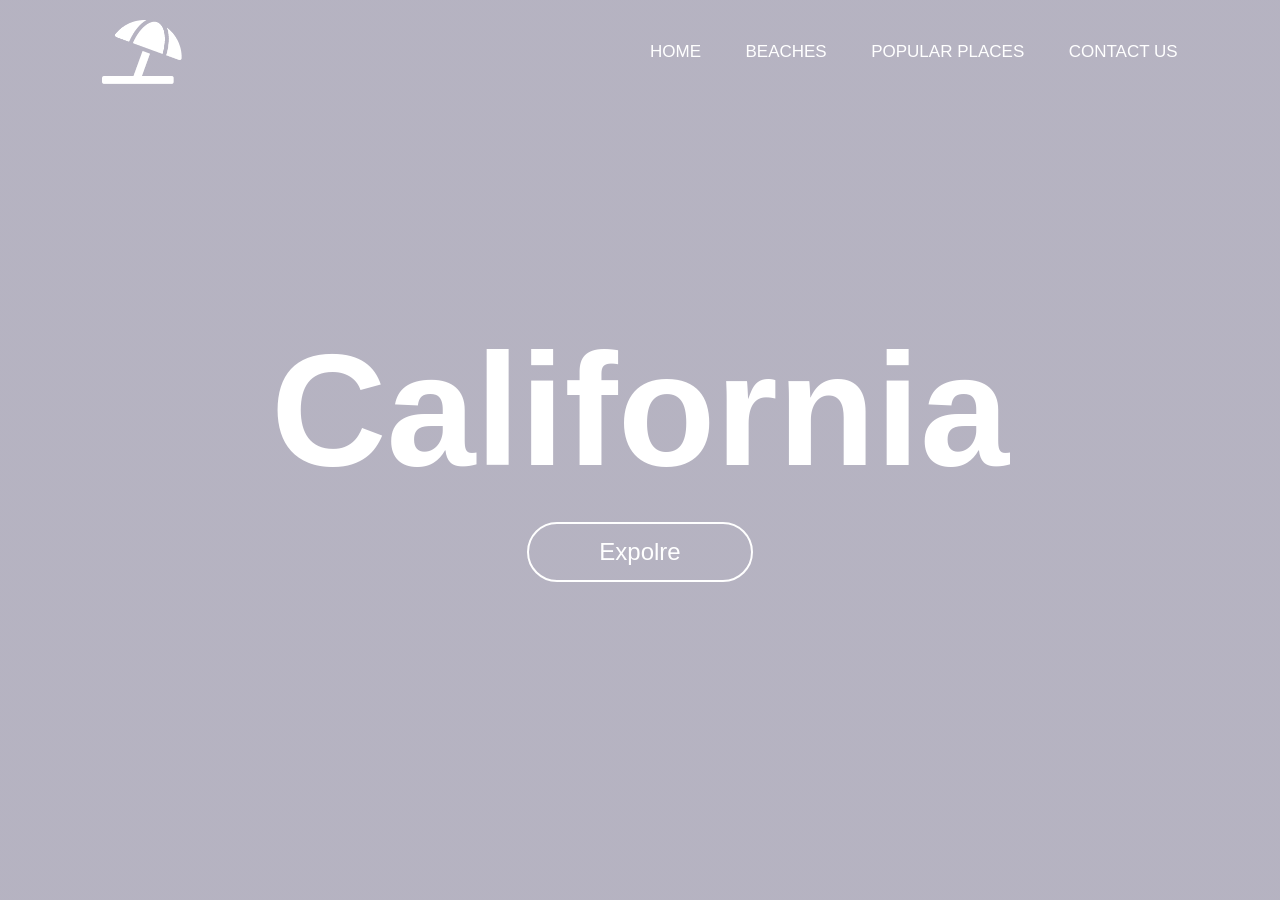
<file: Banner section/index.html>
<!DOCTYPE html>
<html lang="en">
<head>
    <meta charset="UTF-8">
    <meta name="viewport" content="width=device-width, initial-scale=1.0">
    <title>Website with Background Video </title>
    <link rel="stylesheet" href="stylesheet.css">
</head>
<body>
    <div class="hero">

<video autoplay loop muted plays-inline class="back-video">
    <source src="video.mp4" type="Video/mp4">
</video>



        <nav>
            <img src="logo.png" class="logo">
            <ul>
                <li><a href="#">HOME</a></li>
                <li><a href="#">BEACHES</a></li>
                <li><a href="#">POPULAR PLACES</a></li>
                <li><a href="#">CONTACT US</a></li>
            </ul>
        </nav>
<div class="content">
    <h1>California</h1>
    <a href="#">Expolre</a>
</div>
    </div>
</body>
</html>
</file>
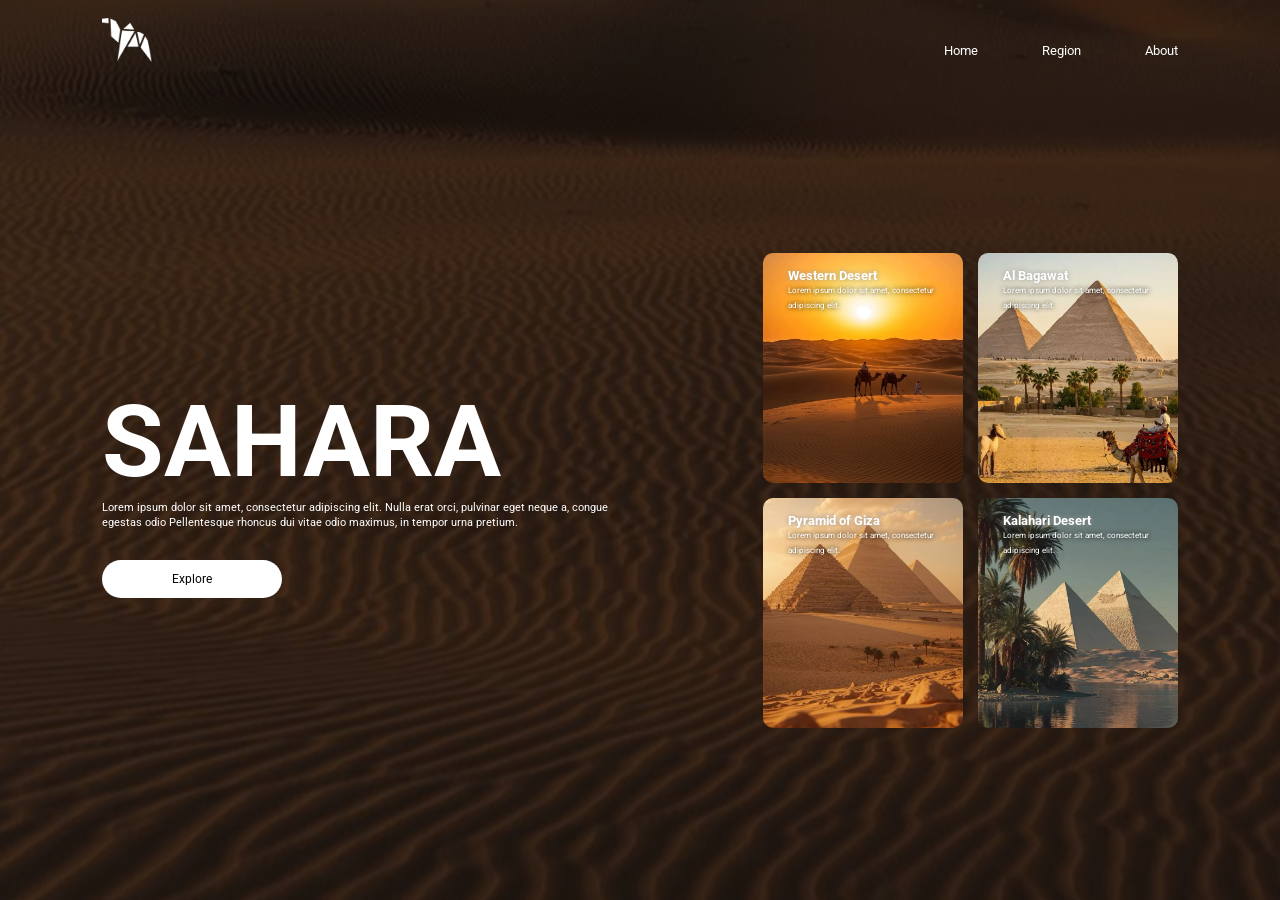
<file: cardsection6/index.html>
<!DOCTYPE html>
<html lang="en">
    <head>
        <meta charset="UTF-8">
        <meta name="viewport" content="width=device-width, initial-scale=1.0">
        <title>Website Design - Easy Tutorials</title>
        <link rel="stylesheet" href="style.css">
        <link href="https://fonts.googleapis.com/css2?family=Roboto:wght@400;700&display=swap" rel="stylesheet">
    </head>
    <body>
        <div class="container">
            <div class="navbar">
                <img src="image/logo.png" class="logo" alt="Logo">
                
                <nav id="menuList">
                    <ul>
                        <li><a href="#">Home</a></li>
                        <li><a href="#">Region</a></li>
                        <li><a href="#">About</a></li>
                    </ul>
                </nav>
                <img src="image/menu.png" class="menu-icon" onclick="toggleMenu()" alt="Menu Icon">
            </div>

            <div class="row">
                <div class="col">
                    <h1>sahara</h1>
                    <p>Lorem ipsum dolor sit amet, consectetur adipiscing elit. Nulla erat orci, pulvinar eget neque a, congue egestas odio Pellentesque rhoncus dui vitae odio maximus, in tempor urna pretium.</p>
                    <button type="button">Explore</button>
                </div>
                <div class="col cards-col">
                    <div class="card card1">
                        <h5>Western Desert</h5>
                        <p>Lorem ipsum dolor sit amet, consectetur adipiscing elit.</p>
                    </div>
                    <div class="card card2">
                        <h5>Al Bagawat</h5>
                        <p>Lorem ipsum dolor sit amet, consectetur adipiscing elit.</p>
                    </div>
                    <div class="card card3">
                        <h5>Pyramid of Giza</h5>
                        <p>Lorem ipsum dolor sit amet, consectetur adipiscing elit.</p>
                    </div>
                    <div class="card card4">
                        <h5>Kalahari Desert</h5>
                        <p>Lorem ipsum dolor sit amet, consectetur adipiscing elit.</p>
                    </div>
                </div>
            </div>
        </div>

        <script>
            var menuList = document.getElementById("menuList");
            menuList.style.maxHeight = "0px";

            function toggleMenu() {
                if (menuList.style.maxHeight == "0px") {
                    menuList.style.maxHeight = "200px";
                } else {
                    menuList.style.maxHeight = "0px";
                }
            }
        </script>
    </body>
</html>
</file>
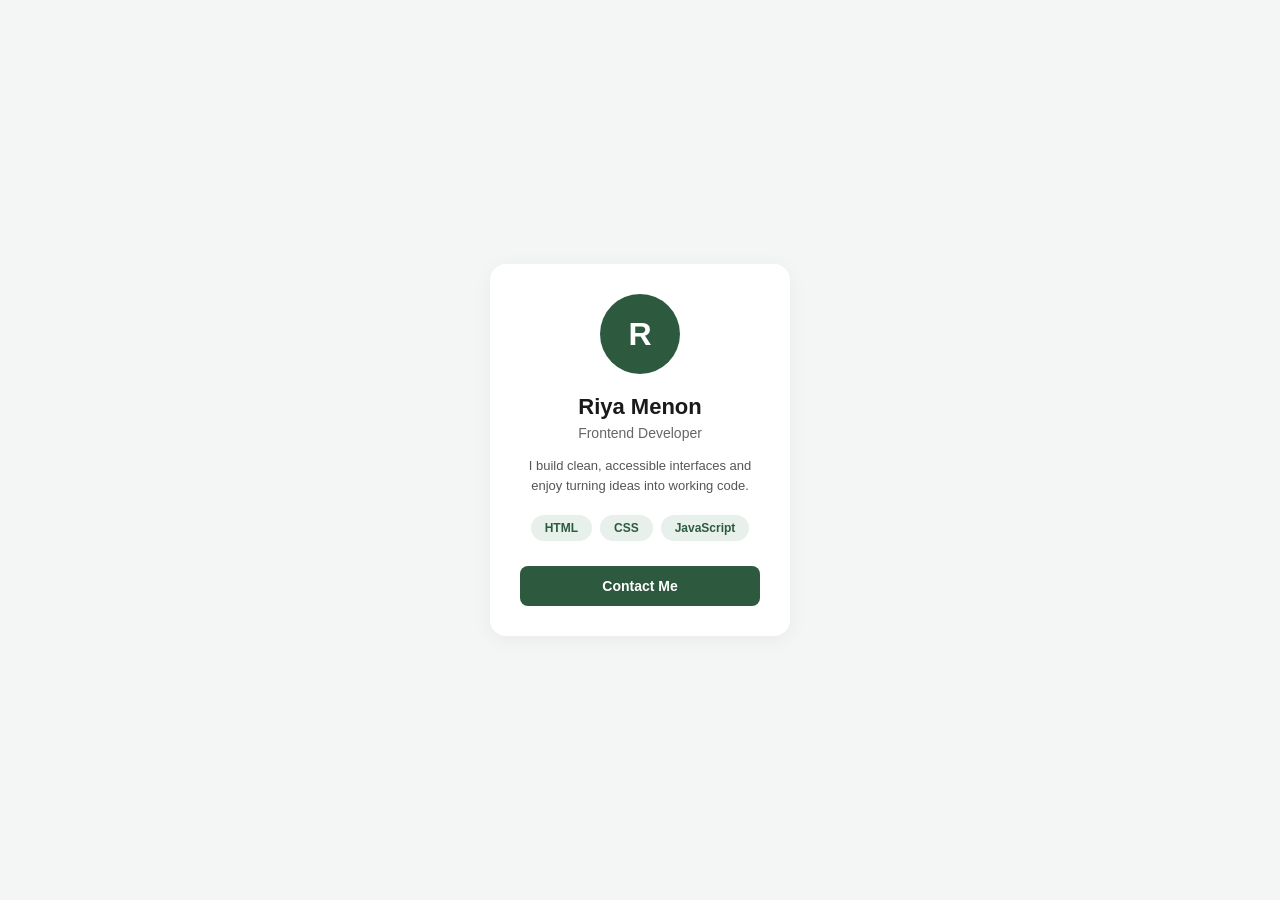
<file: contact card/index.html>
<!DOCTYPE html>
<html lang="en">
<head>
    <meta charset="UTF-8">
    <meta name="viewport" content="width=device-width, initial-scale=1.0">
    <title>Contact Card</title>
    <link rel="stylesheet" href="style.css">
</head>
<body>

    <div class="card">
        <div class="avatar">R</div>
        <h2>Riya Menon</h2>
        <p class="role">Frontend Developer</p>
        <p class="bio">I build clean, accessible interfaces and enjoy turning ideas into working code.</p>
        
        <div class="tags">
            <span>HTML</span>
            <span>CSS</span>
            <span>JavaScript</span>
        </div>
        
        <button class="btn">Contact Me</button>
    </div>

</body>
</html>
</file>
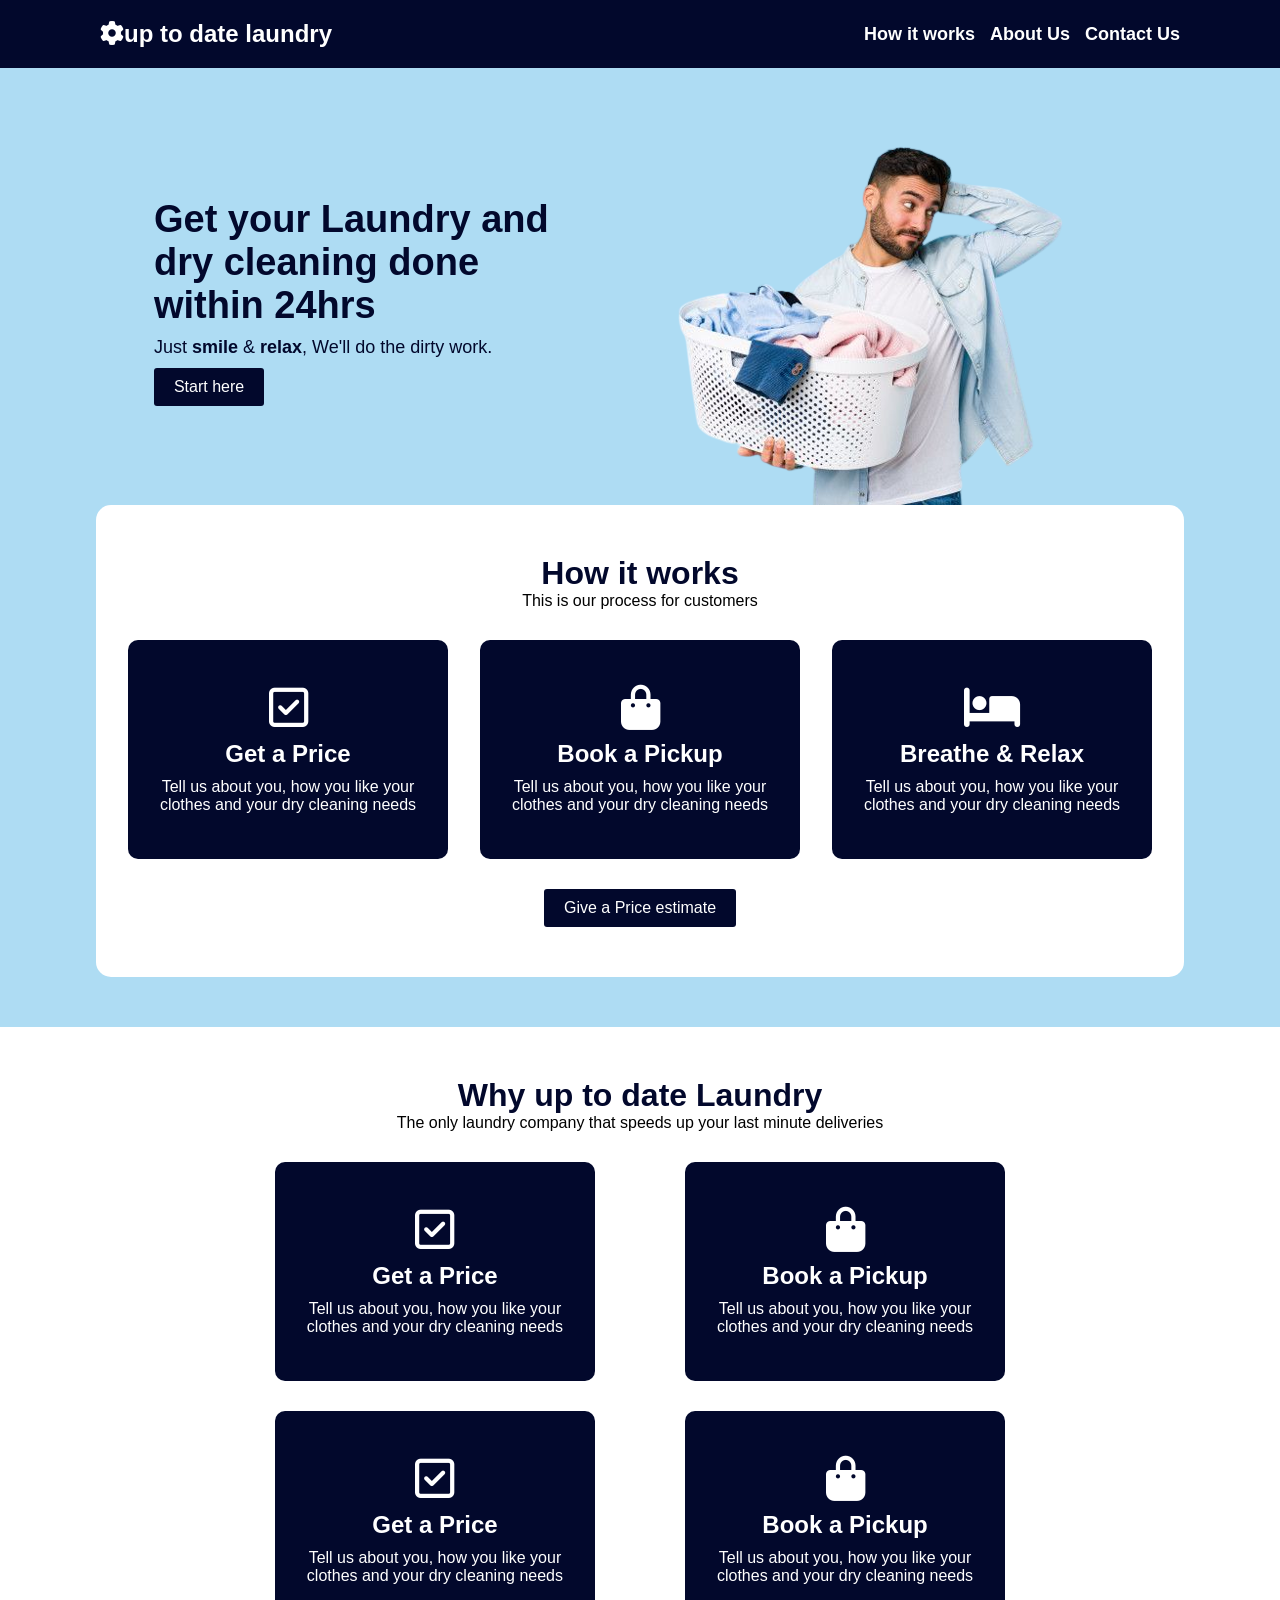
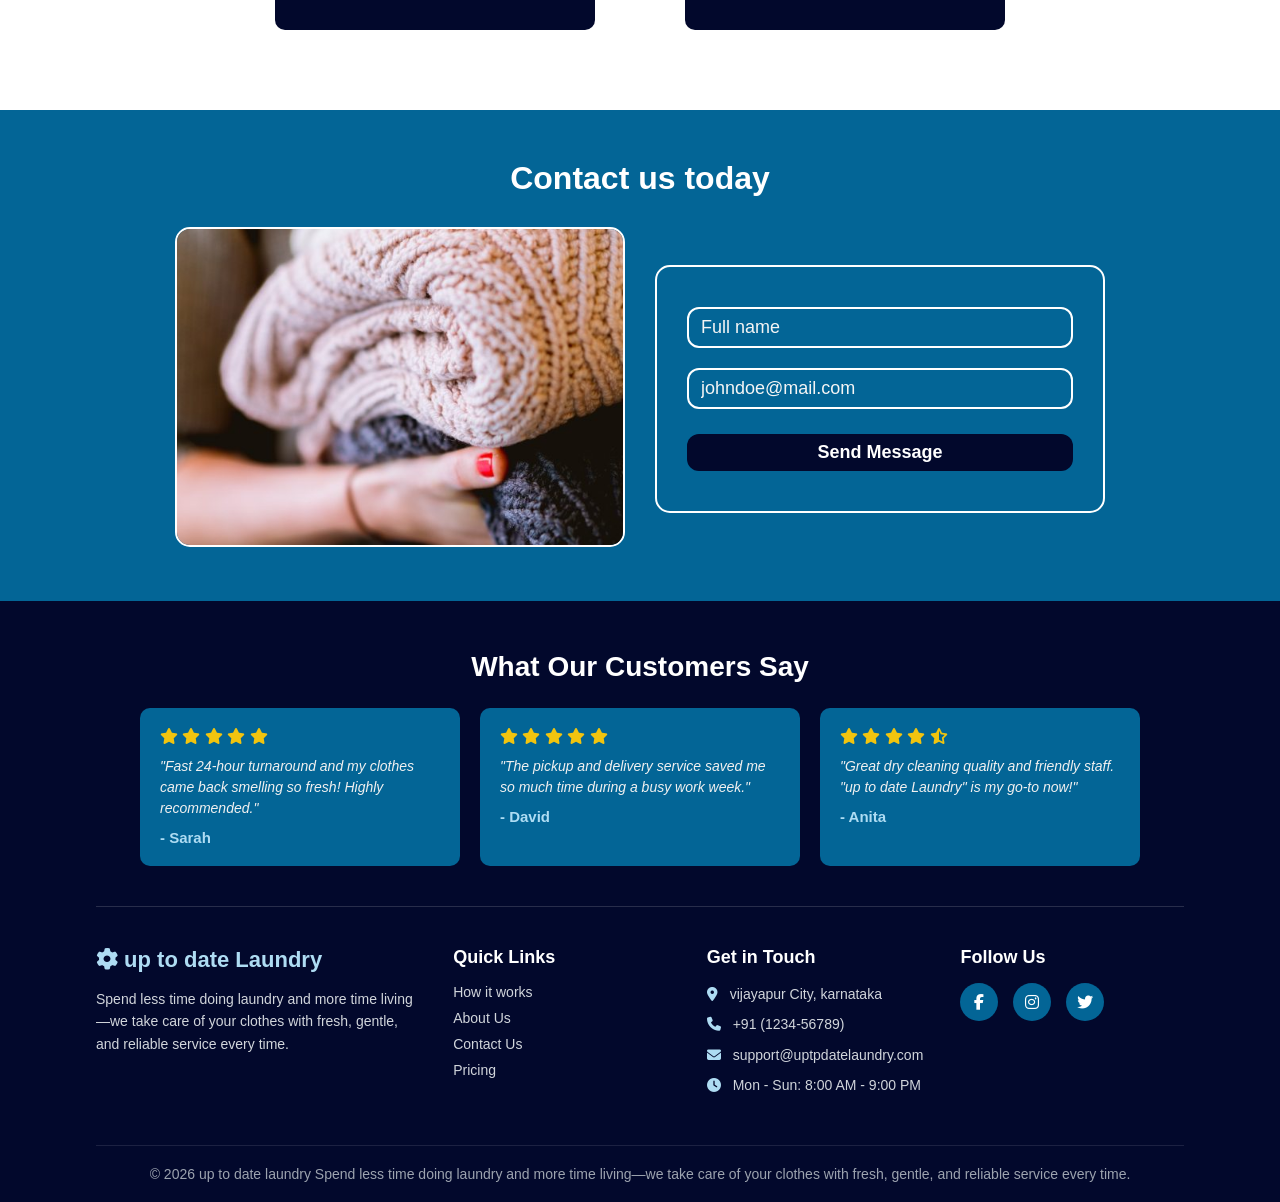
<file: web2/index.html>
<!DOCTYPE html>
<html lang="en">
  <head>
    <meta charset="UTF-8" />
    <meta http-equiv="X-UA-Compatible" content="IE=edge" />
    <meta name="viewport" content="width=device-width, initial-scale=1.0" />
    <title>uo to date laundry</title>

    <link
      rel="stylesheet"
      href="https://cdnjs.cloudflare.com/ajax/libs/font-awesome/6.1.1/css/all.min.css"
      integrity="sha512-KfkfwYDsLkIlwQp6LFnl8zNdLGxu9YAA1QvwINks4PhcElQSvqcyVLLD9aMhXd13uQjoXtEKNosOWaZqXgel0g=="
      crossorigin="anonymous"
      referrerpolicy="no-referrer" />

    <link rel="stylesheet" href="style.css" />
  </head>

  <body>

    <!-- Header -->
    <header class="header">
      <div>
        <h2><i class="fas fa-cog"></i>up to date laundry</h2>
      </div>
      <ul>
        <li><a href="#">How it works</a></li>
        <li><a href="#">About Us</a></li>
        <li><a href="#">Contact Us</a></li>
      </ul>
    </header>

    <!-- Hero Section -->
    <div class="hero">
      <div class="container">
        <div class="hero-desc">
          <h1>Get your Laundry and dry cleaning done within 24hrs</h1>
          <p>Just <b>smile</b> & <b>relax</b>, We'll do the dirty work.</p>
          <a href="#">Start here</a>
        </div>
        <img src="man-in-hero.png" alt="Hero Image" />
      </div>
    </div>

    <!-- How It Works Section -->
    <div class="how-it-works">
      <div class="container">
        <h1>How it works</h1>
        <p>This is our process for customers</p>

        <div class="row">
          <div class="card">
            <i class="fa-regular fa-square-check"></i>
            <h1>Get a Price</h1>
            <p>
              Tell us about you, how you like your clothes and your dry cleaning
              needs
            </p>
          </div>
          <div class="card">
            <i class="fa-solid fa-bag-shopping"></i>
            <h1>Book a Pickup</h1>
            <p>
              Tell us about you, how you like your clothes and your dry cleaning
              needs
            </p>
          </div>
          <div class="card">
            <i class="fa-solid fa-bed"></i>
            <h1>Breathe & Relax</h1>
            <p>
              Tell us about you, how you like your clothes and your dry cleaning
              needs
            </p>
          </div>
        </div>
        <a href="#">Give a Price estimate</a>
      </div>
    </div>

    <!-- Why Diamond Laundry -->
    <div class="why main-spacing">
      <div class="container">
        <h1>Why up to date Laundry</h1>
        <p>
          The only laundry company that speeds up your last minute deliveries
        </p>

        <div class="row-spacing">
          <div class="row">
            <div class="card">
              <i class="fa-regular fa-square-check"></i>
              <h1>Get a Price</h1>
              <p>
                Tell us about you, how you like your clothes and your dry
                cleaning needs
              </p>
            </div>
            <div class="card">
              <i class="fa-solid fa-bag-shopping"></i>
              <h1>Book a Pickup</h1>
              <p>
                Tell us about you, how you like your clothes and your dry
                cleaning needs
              </p>
            </div>
          </div>
          <div class="row">
            <div class="card">
              <i class="fa-regular fa-square-check"></i>
              <h1>Get a Price</h1>
              <p>
                Tell us about you, how you like your clothes and your dry
                cleaning needs
              </p>
            </div>
            <div class="card">
              <i class="fa-solid fa-bag-shopping"></i>
              <h1>Book a Pickup</h1>
              <p>
                Tell us about you, how you like your clothes and your dry
                cleaning needs
              </p>
            </div>
          </div>
        </div>
      </div>
    </div>

    <!-- Contact Section with Side Image -->
    <div class="contact main-spacing" id="contact">
      <div class="container">
        <h1>Contact us today</h1>
        <div class="contact-wrapper">
          <div class="contact-image">
           
 <img src="cloth.jpeg" >


          </div>
          <form>
            <input type="text" placeholder="Full name" required />
            <input type="email" placeholder="johndoe@mail.com" required />
            <input type="submit" value="Send Message" />
          </form>
        </div>
      </div>
    </div>

    <!-- Footer Section with Reviews & Contact Info -->
    <footer class="footer main-spacing">
      <div class="container">
        
        <!-- Reviews Section -->
        <div class="reviews-section">
          <h2>What Our Customers Say</h2>
          <div class="reviews-grid">
            <div class="review-card">
              <div class="stars">
                <i class="fa-solid fa-star"></i>
                <i class="fa-solid fa-star"></i>
                <i class="fa-solid fa-star"></i>
                <i class="fa-solid fa-star"></i>
                <i class="fa-solid fa-star"></i>
              </div>
              <p>"Fast 24-hour turnaround and my clothes came back smelling so fresh! Highly recommended."</p>
              <h4>- Sarah </h4>
            </div>

            <div class="review-card">
              <div class="stars">
                <i class="fa-solid fa-star"></i>
                <i class="fa-solid fa-star"></i>
                <i class="fa-solid fa-star"></i>
                <i class="fa-solid fa-star"></i>
                <i class="fa-solid fa-star"></i>
              </div>
              <p>"The pickup and delivery service saved me so much time during a busy work week."</p>
              <h4>- David </h4>
            </div>

            <div class="review-card">
              <div class="stars">
                <i class="fa-solid fa-star"></i>
                <i class="fa-solid fa-star"></i>
                <i class="fa-solid fa-star"></i>
                <i class="fa-solid fa-star"></i>
                <i class="fa-solid fa-star-half-stroke"></i>
              </div>
              <p>"Great dry cleaning quality and friendly staff. "up to date Laundry" is my go-to now!"</p>
              <h4>- Anita </h4>
            </div>
          </div>
        </div>

        <!-- Footer Main Info -->
        <div class="footer-content">
          <!-- Brand & Paragraph -->
          <div class="footer-col brand-info">
            <h3><i class="fas fa-cog"></i> up to date Laundry</h3>
            <p>
              Spend less time doing laundry and more time 
              living—we take care of your clothes with 
              fresh, gentle, and reliable service every time.
            </p>
          </div>

          <!-- Quick Links -->
          <div class="footer-col">
            <h4>Quick Links</h4>
            <ul>
              <li><a href="#">How it works</a></li>
              <li><a href="#">About Us</a></li>
              <li><a href="#">Contact Us</a></li>
              <li><a href="#">Pricing</a></li>
            </ul>
          </div>

          <!-- Contact Info -->
          <div class="footer-col">
            <h4>Get in Touch</h4>
            <p><i class="fa-solid fa-location-dot"></i> vijayapur City, karnataka</p>
            <p><i class="fa-solid fa-phone"></i> +91 (1234-56789)</p>
            <p><i class="fa-solid fa-envelope"></i> support@uptpdatelaundry.com</p>
            <p><i class="fa-solid fa-clock"></i> Mon - Sun: 8:00 AM - 9:00 PM</p>
          </div>

          <!-- Social Links -->
          <div class="footer-col">
            <h4>Follow Us</h4>
            <div class="social-icons">
              <a href="#"><i class="fa-brands fa-facebook-f"></i></a>
              <a href="#"><i class="fa-brands fa-instagram"></i></a>
              <a href="#"><i class="fa-brands fa-twitter"></i></a>
            </div>
          </div>
        </div>

        <!-- Bottom Credits -->
        <div class="footer-bottom">
          <p>&copy; 2026 up to date laundry Spend less time doing laundry and more time living—we take care of your clothes with fresh, 
        gentle, and reliable service every time. </p>
        </div>

      </div>
    </footer>
  </body>
</html>
</file>
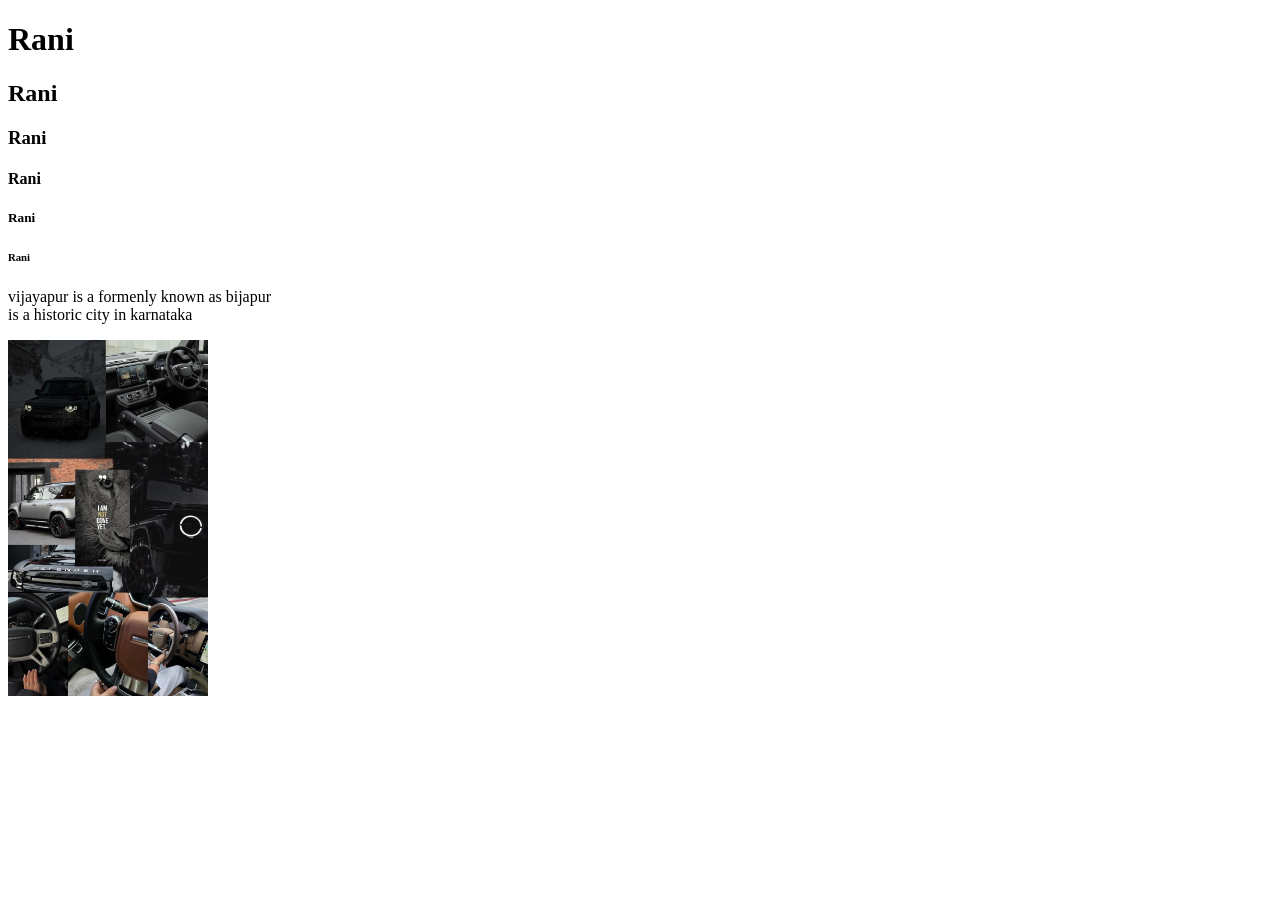
<file: Rani/htmlTask/index.html>
<!DOCTYPE html>
<html lang="en">
<head>
    <meta charset="UTF-8">
    <meta name="viewport" content="width=device-width, initial-scale=1.0">
    <title>Rani</title>
</head>
<body>
    
  <h1>Rani</h1> 
  <h2>Rani</h2> 
  <h3>Rani</h3>
  <h4>Rani</h4>
  <h5>Rani</h5>
  <h6>Rani</h6>

<P>vijayapur is a formenly known as bijapur <br>is a historic city in karnataka</P>

<img src="defender.jpeg" width="200">

</body>
</html>
</file>
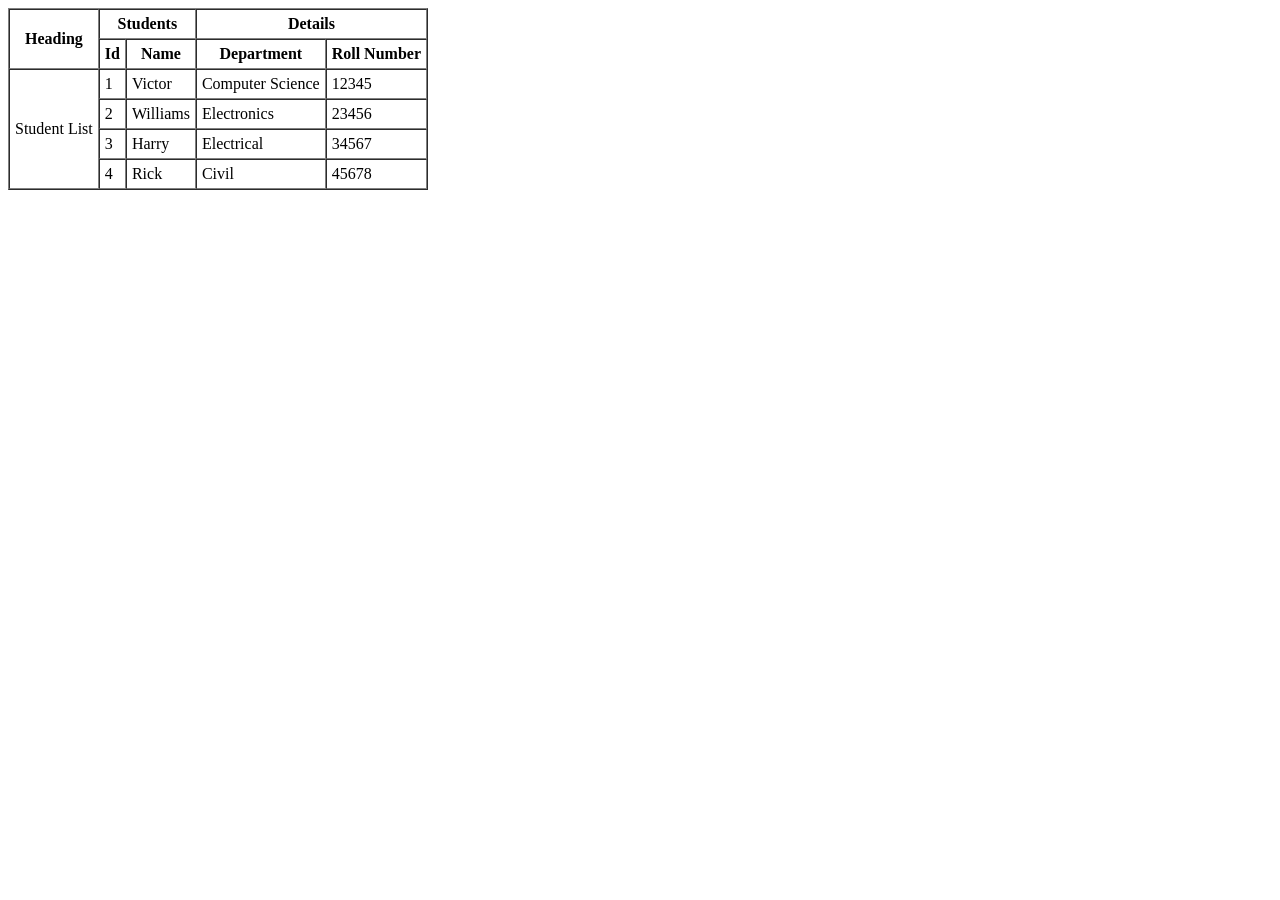
<file: index1.html>
<!DOCTYPE html>
<html lang="en">
<head>
    <meta charset="UTF-8">
    <meta name="viewport" content="width=device-width, initial-scale=1.0">
    <title>Table</title>
</head>
<body>
    
  <table border="1" cellpadding="5" cellspacing="0">
  <tr>
    <th rowspan="2">Heading</th>
    <th colspan="2">Students</th>
    <th colspan="3">Details</th>
  </tr>
  <tr>
    <th>Id</th>
    <th>Name</th>
    <th>Department</th>
    <th>Roll Number</th>
  </tr>
  <tr>
    <td rowspan="4">Student List</td>
    <td>1</td>
    <td>Victor</td>
    <td>Computer Science</td>
    <td>12345</td>
  </tr>
  <tr>
    <td>2</td>
    <td>Williams</td>
    <td>Electronics</td>
    <td>23456</td>
  </tr>
  <tr>
    <td>3</td>
    <td>Harry</td>
    <td>Electrical</td>
    <td>34567</td>
  </tr>
  <tr>
    <td>4</td>
    <td>Rick</td>
    <td>Civil</td>
    <td>45678</td>
  </tr>
</table>
</file>
<file: Banner section/stylesheet.css>
*{
    margin: 0;
    padding: 0;
    box-sizing: border-box;
    font-family: 'poppins',sans-serif;
}

.hero{
    width: 100%;
    height: 100vh;
    background-image: linear-gradient(rgba(12,3,51,0.3),rgba(12,3,51,0.3));
    position: relative;
    padding: 0 5%;
    display: flex;
    align-items: center;
    justify-content: center;

}
nav{
    width: 100%;
    position: absolute;
    top: 0%;
    left: 0%;
    padding: 20px 8%;
    display: flex;
    align-items: center;
    justify-content: space-between;

}

nav .logo{
    width: 80px;

}

nav ul li{
    list-style: none;
    display: inline-block;
    margin-left: 40px;
}

nav ul li a{
    text-decoration: none;
    color: white;
    font-size: 17px;

}

.content{
    text-align: center;

}
.content h1{
    font-size: 160px;
    color: white;
    font-weight: 600;
    transition: 0.5s;
    
}
.content h1:hover{
    -webkit-text-stroke: 2px #ffff;
     color: transparent;
}
.content a{
    text-decoration: none;
    display: inline-block;
    color: white;
    font-size: 24px;
    border: 2px solid #ffff;
    padding: 14px 70px;
    border-radius: 50px ;
    margin-top: 20px;

}

.back-video{
    position: absolute;
    right: 0;
    bottom: 0;
    z-index: -1;
}
@media (min-aspect-ratio: 16/9){
    .back-video{
        width: 100%;
        height:auto;
    }
}

@media (max-aspect-ratio: 16/9){
    .back-video{
        width: auto;
        height:100%;
    }
}
</file>
<file: cardsection6/style.css>
*{
    margin: 0;
    padding: 0;
    font-family: 'Roboto', sans-serif;
    box-sizing: border-box;
}

.container{
    width: 100%;
    min-height: 100vh;
    height: auto;
    background-image: linear-gradient(rgba(0,0,0,0.7), rgba(0,0,0,0.7)), url(image/Background.jpeg);
    background-position: center;
    background-size: cover;
    background-attachment: fixed; 
    padding-left: 8%;
    padding-right: 8%;
}

.navbar{
    height: 80px;
    display: flex;
    align-items: center;
    justify-content: space-between;
    position: relative;
}

.logo{
    width: 50px;
    cursor: pointer;
}

.menu-icon{
    width: 30px;
    cursor: pointer;
    margin-left: 20px;
    display: none; 
}

nav{
    flex: 1;
    text-align: right;
    transition: max-height 0.5s ease;
}

nav ul li{
    list-style: none;
    display: inline-block;
    margin-left: 60px;
}

nav ul li a{
    text-decoration: none;
    color: white;
    font-size: 13px;
}

.row{
    display: flex;
    min-height: calc(100vh - 80px);
    align-items: center;
    flex-wrap: wrap;
    padding: 30px 0;
}

.col{
    flex-basis: 50%;
}

.cards-col {
    display: flex;
    flex-wrap: wrap;
    gap: 15px;
    justify-content: flex-end;
}

h1{
    color: white;
    font-size: 100px;
    text-transform: uppercase;
}

p{
    color: white;
    font-size: 11px;
    line-height: 15px;
}

button{
    width: 180px;
    color: #000;
    font-size: 12px;
    padding: 12px 0;
    background: #fff;
    border: 0;
    border-radius: 20px;
    outline: none;
    margin-top: 30px; 
    cursor: pointer;
}

.card {
    width: 200px;                  
    height: 230px;         
    border-radius: 10px;           
    padding: 15px 25px;          
    cursor: pointer;               
    background-position: center;   
    background-size: cover;        
    transition: transform 0.5s; 
}

.card1{ background-image: url(image/pic-1.jpeg); }
.card2{ background-image: url(image/pic-2.jpeg); }
.card3{ background-image: url(image/pic-3.jpeg); }
.card4{ background-image: url(image/pic-4.jpeg); }

.card:hover{
    transform: translateY(-10px);
}

h5{
    color: #fff;
    text-shadow: 0 0 5px #999;
}

.card p{
    text-shadow: 0 0 5px #000;
    font-size: 8px;
}


@media (max-width: 992px) {
    h1 {
        font-size: 60px;
    }
    .col {
        flex-basis: 100%;
        text-align: center;
        margin-bottom: 30px;
    }
    .cards-col {
        justify-content: center;
    }
}

@media (max-width: 768px) {
    .container {
        padding-left: 5%;
        padding-right: 5%;
    }

   
    nav {
        position: absolute;
        top: 80px;
        left: 0;
        right: 0;
        background: rgba(0, 0, 0, 0.9);
        overflow: hidden;
        text-align: center;
        z-index: 99;
    }

    nav ul li {
        display: block;
        margin: 15px 0;
    }

    .menu-icon {
        display: block; 
    }

    h1 {
        font-size: 40px; 
    }

    .cards-col {
        justify-content: center;
    }

    .card {
        width: 100%; 
        max-width: 260px;
        margin: 5px auto;
    }
}
</file>
<file: contact card/style.css>
*{
    margin: 0;
    padding: 0;
    box-sizing: border-box;
    font-family: Arial, Helvetica, sans-serif;

    
  }

   html, body{
         width: 100%;
         height: 100%;
   }


   body {
    background-color: #f4f6f5;
    font-family: Arial, sans-serif;
    display: flex;
    justify-content: center;
    align-items: center;
    height: 100vh;
    margin: 0;
}

.card {
    background-color: #ffffff;
    width: 300px;
    padding: 30px;
    border-radius: 16px;
    box-shadow: 0 4px 20px rgba(0, 0, 0, 0.05);
    text-align: center;
}

.avatar {
    width: 80px;
    height: 80px;
    background-color: #2d5a3f;
    color: white;
    font-size: 32px;
    font-weight: bold;
    display: flex;
    justify-content: center;
    align-items: center;
    border-radius: 50%;
    margin: 0 auto 20px auto;
}

.card h2 {
    margin: 0 0 5px 0;
    font-size: 22px;
    color: #1a1a1a;
}

.role {
    color: #666666;
    font-size: 14px;
    margin-bottom: 15px;
}

.bio {
    color: #555555;
    font-size: 13px;
    line-height: 1.5;
    margin-bottom: 20px;
}

.tags {
    display: flex;
    justify-content: center;
    gap: 8px;
    margin-bottom: 25px;
}

.tags span {
    background-color: #e8f0eb;
    color: #2d5a3f;
    padding: 6px 14px;
    border-radius: 20px;
    font-size: 12px;
    font-weight: bold;
}

.btn {
    background-color: #2d5a3f;
    color: white;
    border: none;
    width: 100%;
    padding: 12px;
    border-radius: 8px;
    font-size: 14px;
    font-weight: bold;
    cursor: pointer;
    transition: background 0.2s ease;
}

.btn:hover {
    background-color: #1f3d2b;
}
</file>
<file: web2/style.css>
* {
  margin: 0;
  padding: 0;
  box-sizing: border-box;
  font-family: "Segoe UI", sans-serif;
}

img {
  max-width: 100%;
  height: auto;
}

h1 {
  color: #02082c;
}

.container {
  width: 85%;
  margin: 0 auto;
}

/* Header */
.header {
  width: 100%;
  background-color: #02082c;
  color: white;
  display: flex;
  align-items: center;
  justify-content: space-between;
  padding: 20px 100px;
  flex-wrap: wrap;
}

.header ul {
  list-style: none;
  display: flex;
  gap: 15px;
}

.header ul li a {
  text-decoration: none;
  color: white;
  font-weight: 600;
  font-size: 18px;
}

/* Hero Section */
.hero {
  padding-top: 30px;
  background-color: #aedcf3;
}

.hero .container {
  display: flex;
  align-items: center;
  justify-content: space-evenly;
  flex-wrap: wrap;
}

.hero-desc {
  width: 40%;
  min-width: 280px;
}

.hero-desc > * {
  color: #02082c;
}

.hero-desc h1 {
  font-size: 38px;
}

.hero-desc p {
  font-size: 18px;
  margin: 10px 0;
}

.hero-desc a {
  display: inline-block;
  text-decoration: none;
  background-color: #02082c;
  color: white;
  padding: 10px 20px;
  border-radius: 3px;
}

/* How It Works Section */
.how-it-works {
  background-color: #aedcf3;
  padding-bottom: 50px;
}

.how-it-works .container {
  background-color: #fff;
  padding: 50px 20px;
  text-align: center;
  border-radius: 15px;
}

.how-it-works a {
  text-decoration: none;
  color: white;
  background-color: #02082c;
  padding: 10px 20px;
  border-radius: 3px;
  display: inline-block;
}

.row {
  display: flex;
  align-items: center;
  justify-content: space-evenly;
  margin: 30px 0;
  flex-wrap: wrap;
  gap: 20px;
}

.card {
  background-color: #02082c;
  color: white;
  padding: 40px 20px;
  border-radius: 10px;
  display: flex;
  align-items: center;
  flex-direction: column;
  justify-content: center;
  flex: 1 1 250px;
  max-width: 320px;
}

.card h1 {
  color: white;
  font-size: 24px;
}

.card i {
  font-size: 45px;
  text-align: center;
}

.card > * {
  margin: 5px 0;
}

.main-spacing {
  padding: 50px 0;
}

.why h1,
.why p {
  text-align: center;
}

.row-spacing {
  width: 80%;
  margin: 0 auto;
}

/* Contact Section */
.contact {
  color: white;
  background-color: #036596;
}

.contact h1 {
  color: white;
  text-align: center;
  margin-bottom: 30px;
}

.contact-wrapper {
  display: flex;
  align-items: center;
  justify-content: center;
  gap: 30px;
  flex-wrap: wrap;
}

.contact-image {
  flex: 1 1 300px;
  max-width: 450px;
}

.contact-image img {
  width: 100%;
  height: 100%;
  max-height: 320px;
  object-fit: cover;
  border-radius: 15px;
  border: 2px solid white;
}

.contact form {
  flex: 1 1 300px;
  max-width: 450px;
  display: flex;
  flex-direction: column;
  border: 2px solid white;
  padding: 30px;
  border-radius: 15px;
}

.contact form input {
  background-color: transparent;
  border: 2px solid white;
  margin: 10px 0;
  color: white;
  font-size: 18px;
  padding: 8px 12px;
  border-radius: 12px;
  outline: 0;
}

.contact form input::placeholder {
  color: whitesmoke;
}

.contact form input[type="submit"] {
  background-color: #02082c;
  color: white;
  border: 0;
  cursor: pointer;
  font-weight: 600;
  margin-top: 15px;
}

/* Footer Styling */
footer.footer {
  background-color: #02082c;
  color: white;
  padding-bottom: 20px;
}

.reviews-section {
  text-align: center;
  margin-bottom: 40px;
  border-bottom: 1px solid rgba(255, 255, 255, 0.15);
  padding-bottom: 40px;
}

.reviews-section h2 {
  color: white;
  font-size: 28px;
  margin-bottom: 25px;
}

.reviews-grid {
  display: flex;
  gap: 20px;
  justify-content: center;
  flex-wrap: wrap;
}

.review-card {
  background-color: #036596;
  padding: 20px;
  border-radius: 10px;
  flex: 1 1 250px;
  max-width: 320px;
  text-align: left;
}

.review-card .stars {
  color: #f1c40f;
  margin-bottom: 10px;
}

.review-card p {
  font-size: 14px;
  line-height: 1.5;
  margin-bottom: 10px;
  font-style: italic;
  color: #f0f0f0;
}

.review-card h4 {
  font-size: 15px;
  color: #aedcf3;
}

/* Footer Columns */
.footer-content {
  display: flex;
  justify-content: space-between;
  flex-wrap: wrap;
  gap: 30px;
  margin-bottom: 40px;
}

.footer-col {
  flex: 1 1 200px;
}

.footer-col.brand-info {
  flex: 2 1 280px;
}

.footer-col h3 {
  font-size: 22px;
  margin-bottom: 15px;
  color: #aedcf3;
}

.footer-col h4 {
  font-size: 18px;
  margin-bottom: 15px;
  color: white;
}

.footer-col p {
  font-size: 14px;
  line-height: 1.6;
  color: #d1d5db;
  margin-bottom: 8px;
}

.footer-col p i {
  margin-right: 8px;
  color: #aedcf3;
}

.footer-col ul {
  list-style: none;
}

.footer-col ul li {
  margin-bottom: 8px;
}

.footer-col ul li a {
  color: #d1d5db;
  text-decoration: none;
  font-size: 14px;
}

.footer-col ul li a:hover {
  color: #aedcf3;
}

/* Social Media Icons */
.social-icons {
  display: flex;
  gap: 15px;
}

.social-icons a {
  color: white;
  background-color: #036596;
  width: 38px;
  height: 38px;
  border-radius: 50%;
  display: flex;
  align-items: center;
  justify-content: center;
  text-decoration: none;
  transition: background-color 0.3s ease;
}

.social-icons a:hover {
  background-color: #aedcf3;
  color: #02082c;
}

/* Footer Bottom */
.footer-bottom {
  text-align: center;
  border-top: 1px solid rgba(255, 255, 255, 0.1);
  padding-top: 20px;
  font-size: 14px;
  color: #9ca3af;
}

/* Responsive Styles */
@media screen and (max-width: 768px) {
  .header {
    padding: 20px 20px;
    justify-content: center;
    gap: 15px;
  }
  .contact-wrapper {
    flex-direction: column;
  }
  .footer-content {
    flex-direction: column;
  }
}
</file>
